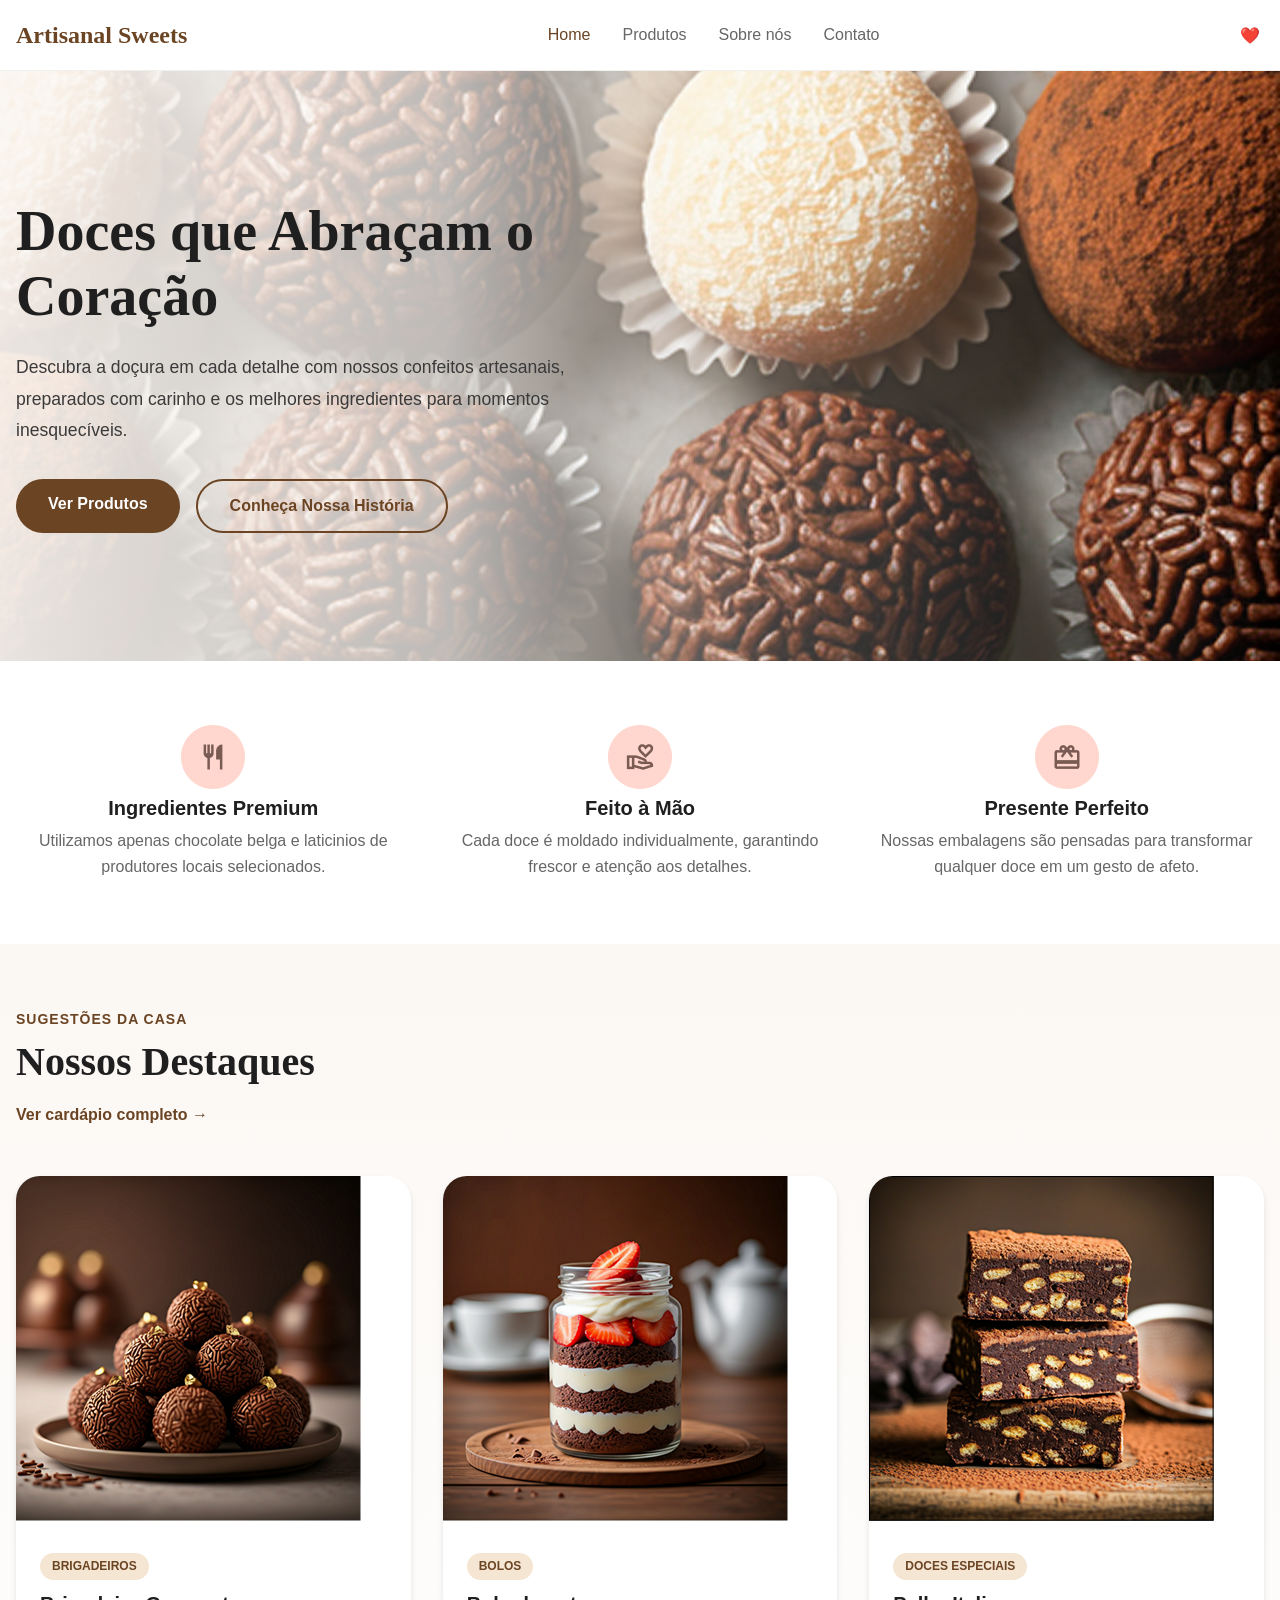
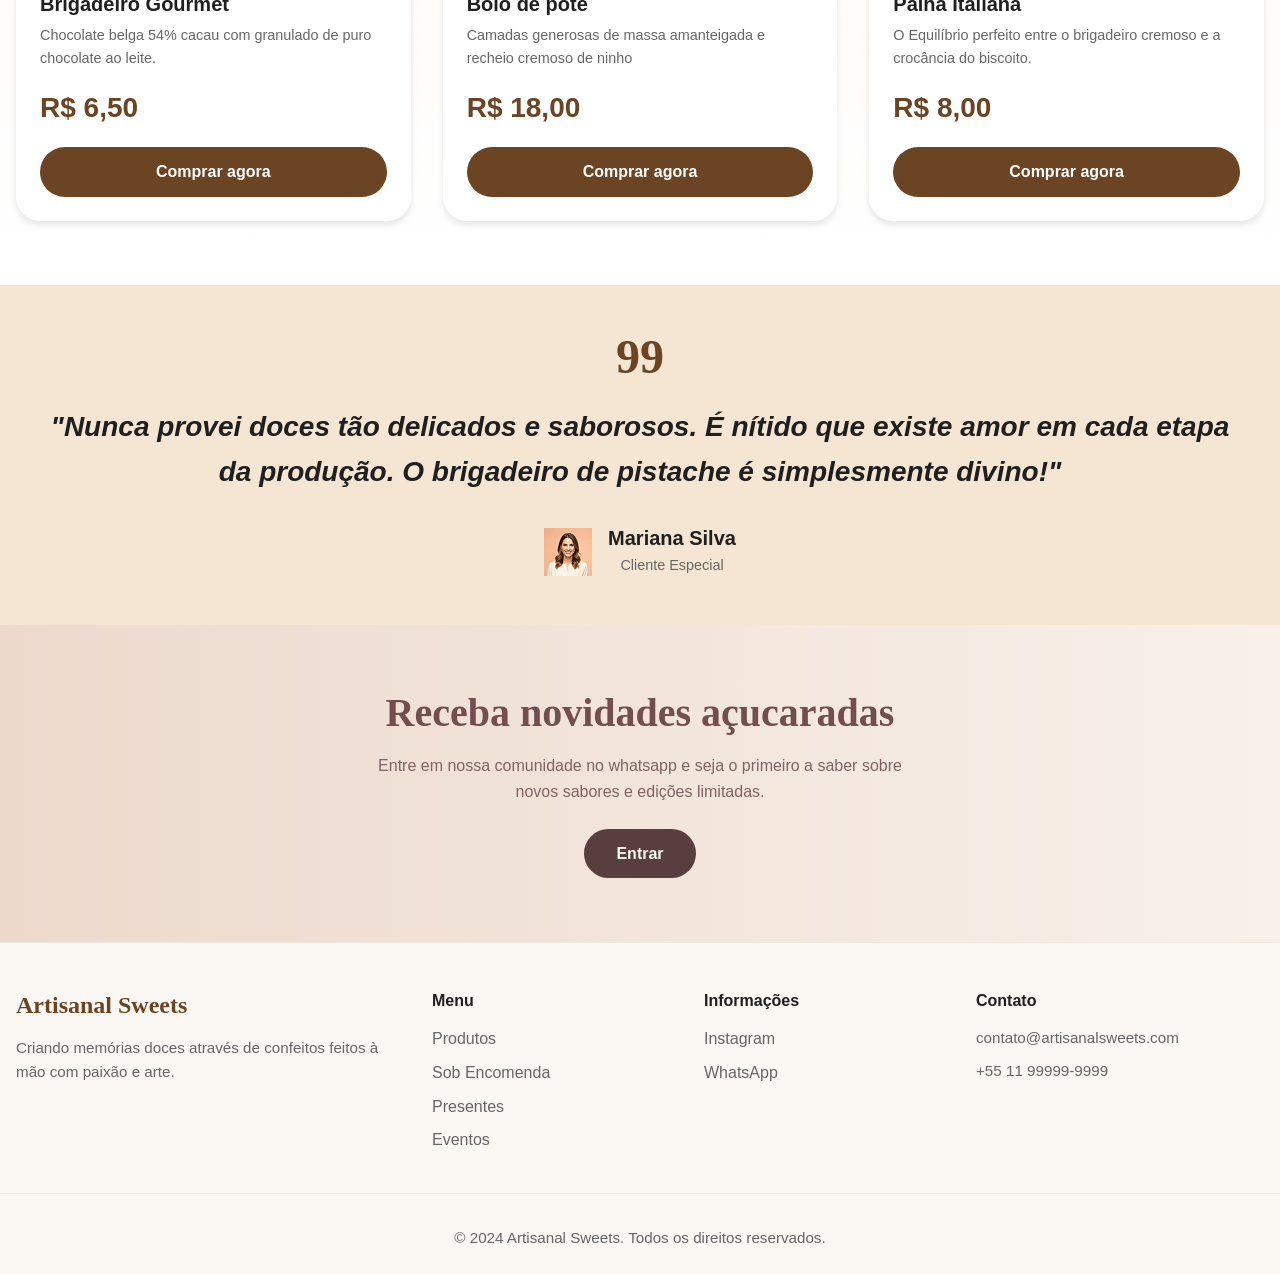
<file: index.html>
<!DOCTYPE html>
<html lang="pt-BR">
<head>
    <meta charset="UTF-8">
    <meta name="viewport" content="width=device-width, initial-scale=1.0">
    <title>Artisanal Sweets - Confeitaria Artesanal</title>
    <link rel="stylesheet" href="styles.css">
</head>
<body>
    <!-- NAVEGAÇÃO -->
    <nav>
        <div class="container">
            <a href="index.html" class="logo">Artisanal Sweets</a>
            <ul class="nav-links">
                <li><a href="index.html" class="active">Home</a></li>
                <li><a href="produtos.html">Produtos</a></li>
                <li><a href="sobre.html">Sobre nós</a></li>
                <li><a href="contato.html">Contato</a></li>
            </ul>
            <span class="heart-icon">❤️</span>
        </div>
    </nav>

    <!-- HERO SECTION -->
    <section class="hero">
        <div class="hero-overlay"></div>
        <div class="container">
            <div class="hero-content">
                <div class="hero-text">
                    <h1>Doces que Abraçam o Coração</h1>
                    <p>Descubra a doçura em cada detalhe com nossos confeitos artesanais, preparados com carinho e os melhores ingredientes para momentos inesquecíveis.</p>
                    <div class="hero-buttons">
                        <a href="produtos.html" class="btn btn-primary">Ver Produtos</a>
                        <a href="sobre.html" class="btn btn-secondary">Conheça Nossa História</a>
                    </div>
                </div>
            </div>
        </div>
    </section>

    <!-- FEATURES SECTION -->
    <section class="features">
        <div class="container">
            <div class="grid grid-3">
                <div class="feature-item">
                    <img src="png/Background.png" alt="Ingredientes Premium">
                    <h3>Ingredientes Premium</h3>
                    <p>Utilizamos apenas chocolate belga e laticinios de produtores locais selecionados.</p>
                </div>
                <div class="feature-item">
                    <img src="png/Background-a-mao.png" alt="Feito a mão">
                    <h3>Feito à Mão</h3>
                    <p>Cada doce é moldado individualmente, garantindo frescor e atenção aos detalhes.</p>
                </div>
                <div class="feature-item">
                    <img src="png/Background-presente.png" alt="Presente Perfeito">
                    <h3>Presente Perfeito</h3>
                    <p>Nossas embalagens são pensadas para transformar qualquer doce em um gesto de afeto.</p>
                </div>
            </div>
        </div>
    </section>

    <!-- DESTAQUES SECTION -->
    <section style="background: linear-gradient(to bottom, #FBF7F3, white);">
        <div class="container">
            <div class="section-header">
                <p class="section-label">SUGESTÕES DA CASA</p>
                <h2 class="section-title">Nossos Destaques</h2>
                <a href="produtos.html" style="color: var(--primary-color); font-weight: 600; text-decoration: none; text-align: left;">
                    Ver cardápio completo →
                </a>
            </div>

            <div class="grid grid-3">
                <!-- Produto 1 -->
                <div class="card">
                    <img src="png/Brigadeiro-Gourmet.png" alt="Brigadeiro Gourmet">
                    <div class="card-body">
                        <span class="card-category">Brigadeiros</span>
                        <h3 class="card-title">Brigadeiro Gourmet</h3>
                        <p class="card-description">Chocolate belga 54% cacau com granulado de puro chocolate ao leite.</p>
                        <p class="card-price">R$ 6,50</p>
                        <a href="https://wa.me/5544977105200?text=Olá, gostaria de pedir Brigadeiro Gourmet" class="btn btn-primary btn-block">Comprar agora</a>
                    </div>
                </div>

                <!-- Produto 2 -->
                <div class="card">
                    <img src="png/Bolo-de-Pote.png" alt="Bolo de pote">
                    <div class="card-body">
                        <span class="card-category">Bolos</span>
                        <h3 class="card-title">Bolo de pote</h3>
                        <p class="card-description">Camadas generosas de massa amanteigada e recheio cremoso de ninho</p>
                        <p class="card-price">R$ 18,00</p>
                        <a href="https://wa.me/5544977105200?text=Olá, gostaria de pedir Bolo de pote" class="btn btn-primary btn-block">Comprar agora</a>
                    </div>
                </div>

                <!-- Produto 3 -->
                <div class="card">
                    <img src="png/Palha-Italiana.png" alt="Palha Italiana">
                    <div class="card-body">
                        <span class="card-category">Doces Especiais</span>
                        <h3 class="card-title">Palha Italiana</h3>
                        <p class="card-description">O Equilíbrio perfeito entre o brigadeiro cremoso e a crocância do biscoito.</p>
                        <p class="card-price">R$ 8,00</p>
                        <a href="https://wa.me/5544977105200?text=Olá, gostaria de pedir Palha Italiana" class="btn btn-primary btn-block">Comprar agora</a>
                    </div>
                </div>
            </div>
        </div>
    </section>

    <!-- TESTIMONIAL SECTION -->
    <section class="testimonial">
        <div class="container" style="font-size: 20px;">
            <span class="testimonial-quote-mark">99</span>
            <p class="testimonial-text">
                "Nunca provei doces tão delicados e saborosos. É nítido que existe amor em cada etapa da produção. O brigadeiro de pistache é simplesmente divino!"
            </p>
            <div class="testimonial-author">
                <img src="png/Mariana-Silva.png" alt="Mariana Silva img">
                <div class="testimonial-info">
                    <h4>Mariana Silva</h4>
                    <p>Cliente Especial</p>
                </div>
            </div>
        </div>
    </section>

    <!-- NEWSLETTER SECTION -->
    <section style="background: linear-gradient(to right, #ecd9cc, #f8f0ea); color: white;">
        <div class="container" style="max-width: 600px; text-align: center;">
            <h2 style="color: rgb(114, 78, 78); margin-bottom: 1rem; font-family: 'Times New Roman', Times, serif;">Receba novidades açucaradas</h2>
            <p style="color: rgb(126, 100, 100); margin-bottom: 1.5rem;">
                Entre em nossa comunidade no whatsapp e seja o primeiro a saber sobre novos sabores e edições limitadas.
            </p>
            <a href="https://wa.me/5544977105200" class="btn" style="background-color: rgb(88, 62, 62); color: var(--accent-lighter);">Entrar</a>
        </div>
    </section>

    <!-- FOOTER -->
    <footer>
        <div class="container">
            <div class="footer-brand">
                <h3>Artisanal Sweets</h3>
                <p>Criando memórias doces através de confeitos feitos à mão com paixão e arte.</p>
            </div>
            <div>
                <h4>Menu</h4>
                <ul>
                    <li><a href="produtos.html">Produtos</a></li>
                    <li><a href="produtos.html">Sob Encomenda</a></li>
                    <li><a href="produtos.html">Presentes</a></li>
                    <li><a href="produtos.html">Eventos</a></li>
                </ul>
            </div>
            <div>
                <h4>Informações</h4>
                <ul>
                    <li><a href="https://instagram.com/artisanalsweets" target="_blank">Instagram</a></li>
                    <li><a href="https://wa.me/5544977105200" target="_blank">WhatsApp</a></li>
                </ul>
            </div>
            <div>
                <h4>Contato</h4>
                <p>contato@artisanalsweets.com</p>
                <p>+55 11 99999-9999</p>
            </div>
        </div>
        <div class="footer-bottom">
            <p>© 2024 Artisanal Sweets. Todos os direitos reservados.</p>
        </div>
    </footer>
</body>
</html>
</file>
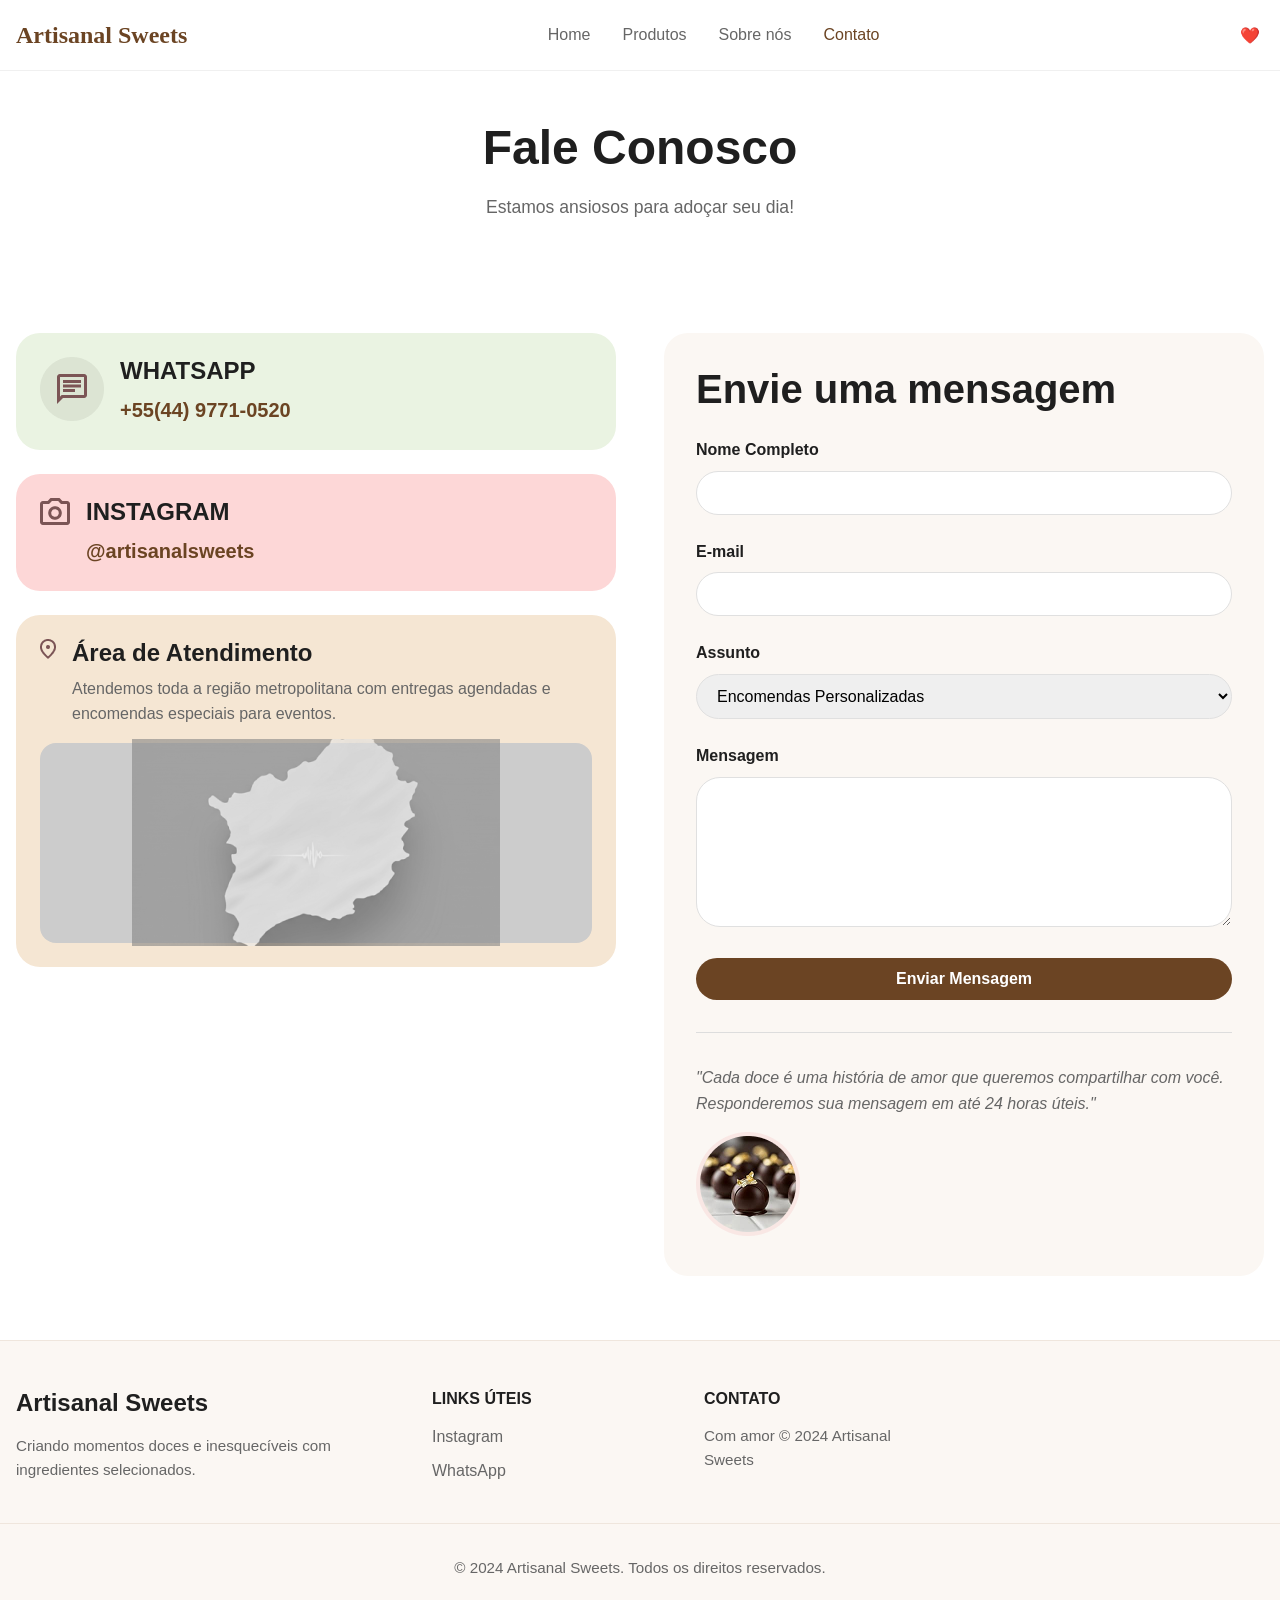
<file: contato.html>
<!DOCTYPE html>
<html lang="pt-BR">
<head>
    <meta charset="UTF-8">
    <meta name="viewport" content="width=device-width, initial-scale=1.0">
    <title>Contato - Artisanal Sweets</title>
    <link rel="stylesheet" href="styles.css">
</head>
<body>
    <!-- NAVEGAÇÃO -->
    <nav>
        <div class="container">
            <a href="index.html" class="logo">Artisanal Sweets</a>
            <ul class="nav-links">
                <li><a href="index.html">Home</a></li>
                <li><a href="produtos.html">Produtos</a></li>
                <li><a href="sobre.html">Sobre nós</a></li>
                <li><a href="contato.html" class="active">Contato</a></li>
            </ul>
            <span class="heart-icon">❤️</span>
        </div>
    </nav>

    <!-- HEADER -->
    <section style="padding: 3rem 0; text-align: center;">
        <div class="container">
            <h1>Fale Conosco</h1>
            <p style="font-size: 1.1rem; margin-top: 1rem;">
                Estamos ansiosos para adoçar seu dia!
            </p>
        </div>
    </section>

    <!-- CONTEÚDO PRINCIPAL -->
    <section style="padding: 4rem 0;">
        <div class="container">
            <div style="display: grid; grid-template-columns: 1fr 1fr; gap: 3rem;">
                <!-- LEFT - CONTACT INFO -->
                <div>
                    <!-- WhatsApp -->
                    <div style="background-color: #eaf3e2; border-radius: 1.5rem; padding: 1.5rem; margin-bottom: 1.5rem;">
                        <div style="display: flex; gap: 1rem; align-items: flex-start;">
                            <img src="png/Overlay.png" alt="img whatsapp">
                            <div>
                                <h3 style="color: var(--text-dark); margin-bottom: 0.5rem;">WHATSAPP</h3>
                                <p style="color: var(--primary-color); font-weight: 600; font-size: 1.25rem;">+55(44) 9771-0520</p>
                            </div>
                        </div>
                    </div>

                    <!-- Instagram -->
                    <div style="background-color: #fdd7d7; border-radius: 1.5rem; padding: 1.5rem; margin-bottom: 1.5rem;">
                        <div style="display: flex; gap: 1rem; align-items: flex-start;">
                            <img src="png/Icon-foto.png" alt="Icone foto instagram">
                            <div>
                                <h3 style="color: var(--text-dark); margin-bottom: 0.5rem;">INSTAGRAM</h3>
                                <p style="color: var(--primary-color); font-weight: 600; font-size: 1.25rem;">@artisanalsweets</p>
                            </div>
                        </div>
                    </div>

                    <!-- Área de Atendimento -->
                    <div style="background-color: var(--accent-light); border-radius: 1.5rem; padding: 1.5rem;">
                        <div style="display: flex; gap: 1rem; align-items: flex-start; margin-bottom: 1rem;">
                            <img src="png/Icon-loc.png" alt="Icone foto localidade">
                            <div>
                                <h3 style="color: var(--text-dark); margin-bottom: 0.5rem;">Área de Atendimento</h3>
                                <p style="color: var(--text-gray);">
                                    Atendemos toda a região metropolitana com entregas agendadas e encomendas especiais para eventos.
                                </p>
                            </div>
                        </div>
                        <div style="background-color: #CCC; border-radius: 1rem; height: 200px; display: flex; align-items: center; justify-content: center; font-size: 3rem;">
                            <img src="png/Map-of-service-area (1).png" alt="Mapa de localidade">
                        </div>
                    </div>
                </div>

                <!-- RIGHT - FORM -->
                <div style="background-color: var(--accent-lighter); border-radius: 1.5rem; padding: 2rem;">
                    <h2 style="margin-bottom: 1.5rem;">Envie uma mensagem</h2>
                    <form onsubmit="enviarFormulario(event)">
                        <!-- Nome -->
                        <div class="form-group">
                            <label for="nome">Nome Completo</label>
                            <input type="text" id="nome" name="nome" required>
                        </div>

                        <!-- Email -->
                        <div class="form-group">
                            <label for="email">E-mail</label>
                            <input type="email" id="email" name="email" required>
                        </div>

                        <!-- Assunto -->
                        <div class="form-group">
                            <label for="assunto">Assunto</label>
                            <select id="assunto" name="assunto" required>
                                <option>Encomendas Personalizadas</option>
                                <option>Dúvidas sobre Produtos</option>
                                <option>Sugestões e Feedback</option>
                                <option>Parcerias</option>
                                <option>Outro</option>
                            </select>
                        </div>

                        <!-- Mensagem -->
                        <div class="form-group">
                            <label for="mensagem">Mensagem</label>
                            <textarea id="mensagem" name="mensagem" required></textarea>
                        </div>

                        <!-- Submit -->
                        <button type="submit" class="btn btn-primary btn-block" style="padding: 0.75rem 2rem; font-size: 1rem;">
                            Enviar Mensagem
                        </button>
                    </form>

                    <!-- Testimonial -->
                    <div style="margin-top: 2rem; padding-top: 2rem; border-top: 1px solid #DDD;">
                        <p style="color: var(--text-gray); font-style: italic; margin-bottom: 1rem;">
                            "Cada doce é uma história de amor que queremos compartilhar com você. Responderemos sua mensagem em até 24 horas úteis."
                        </p>
                        <img src="png/img-feed-cliente.png" alt="dilema">
                    </div>
                </div>
            </div>
        </div>
    </section>

    <!-- FOOTER -->
    <footer>
        <div class="container">
            <div>
                <h3>Artisanal Sweets</h3>
                <p>Criando momentos doces e inesquecíveis com ingredientes selecionados.</p>
            </div>
            <div>
                <h4>LINKS ÚTEIS</h4>
                <ul>
                    <li><a href="https://instagram.com/artisanalsweets" target="_blank">Instagram</a></li>
                    <li><a href="https://wa.me/5544977105200" target="_blank">WhatsApp</a></li>
                </ul>
            </div>
            <div>
                <h4>CONTATO</h4>
                <p>Com amor © 2024 Artisanal Sweets</p>
            </div>
        </div>
        <div class="footer-bottom">
            <p>© 2024 Artisanal Sweets. Todos os direitos reservados.</p>
        </div>
    </footer>

    <script>
        function enviarFormulario(event) {
            event.preventDefault();
            
            const nome = document.getElementById('nome').value;
            const email = document.getElementById('email').value;
            const assunto = document.getElementById('assunto').value;
            const mensagem = document.getElementById('mensagem').value;
            
            // Aqui você pode enviar os dados para um servidor
            // Por enquanto, apenas mostramos um alerta
            alert(`Obrigado ${nome}! Responderemos sua mensagem em até 24 horas úteis.`);
            
            // Limpar o formulário
            event.target.reset();
        }
    </script>
</body>
</html>
</file>
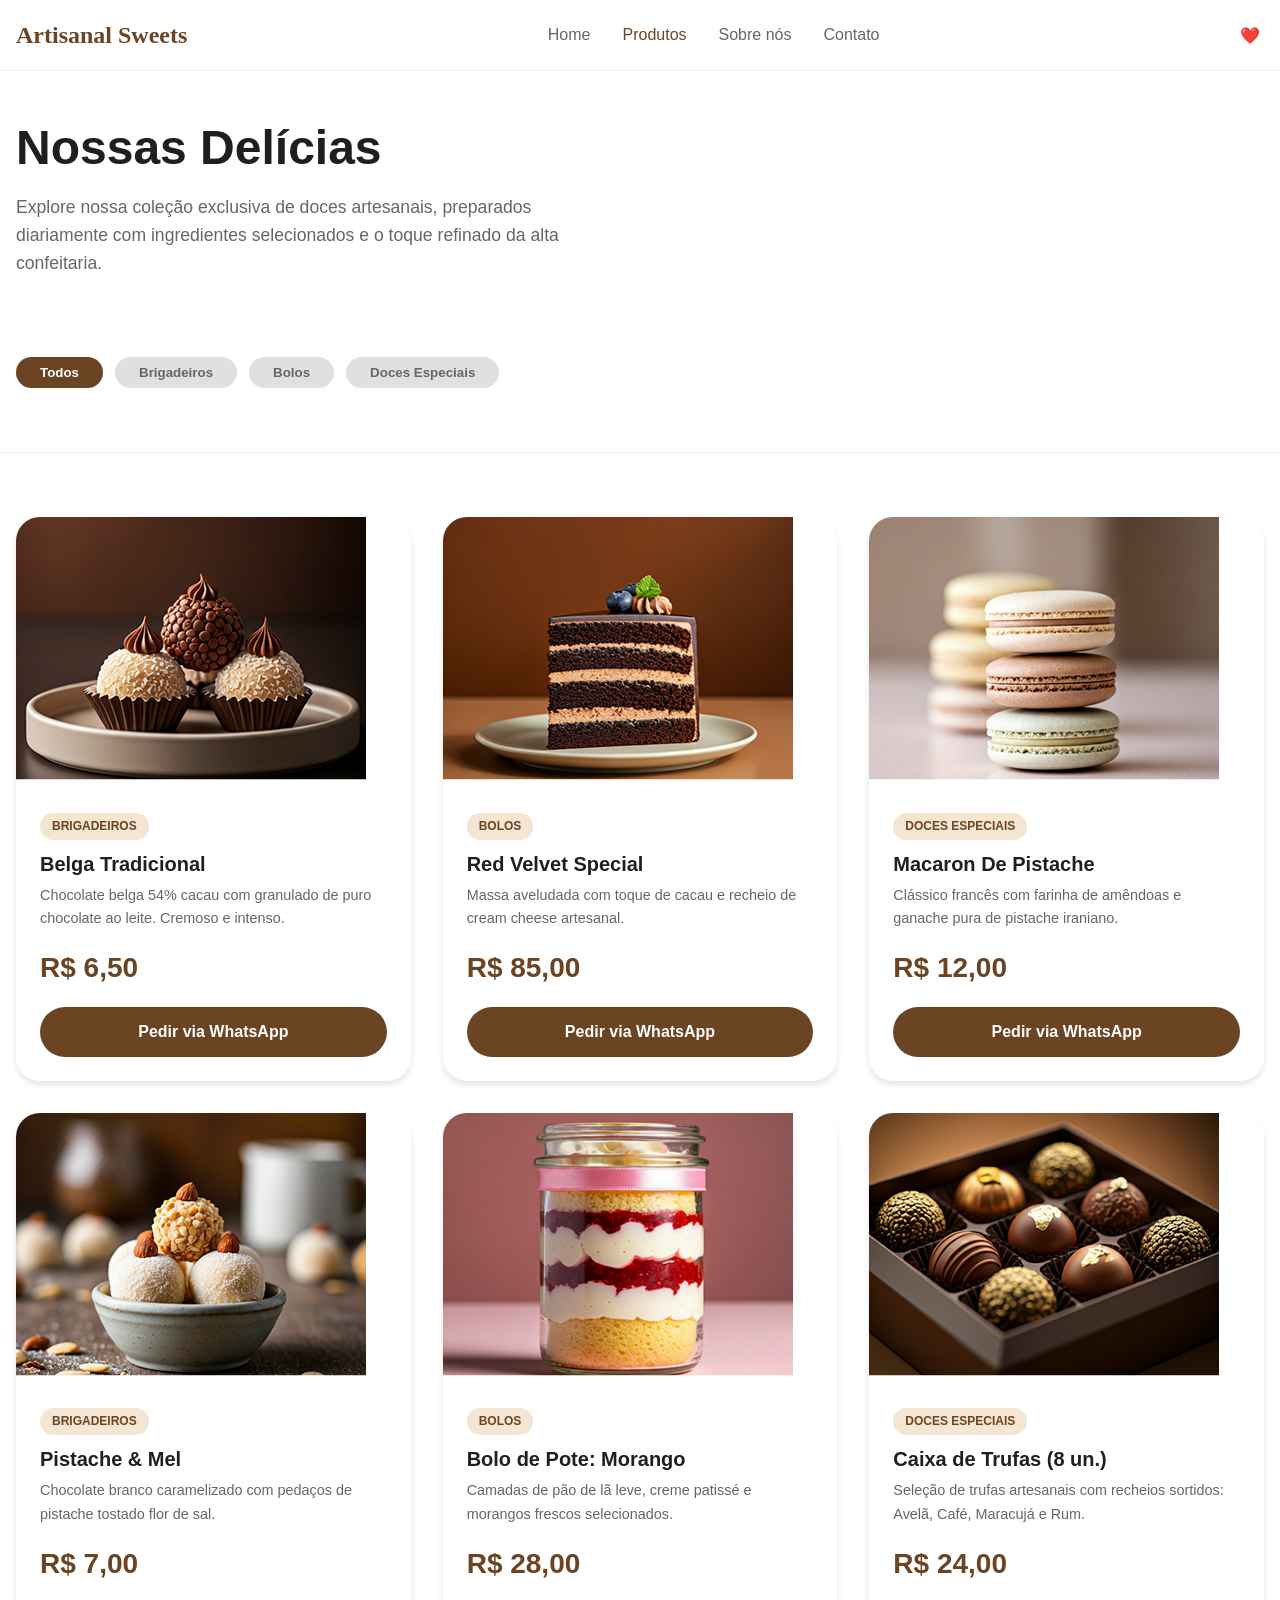
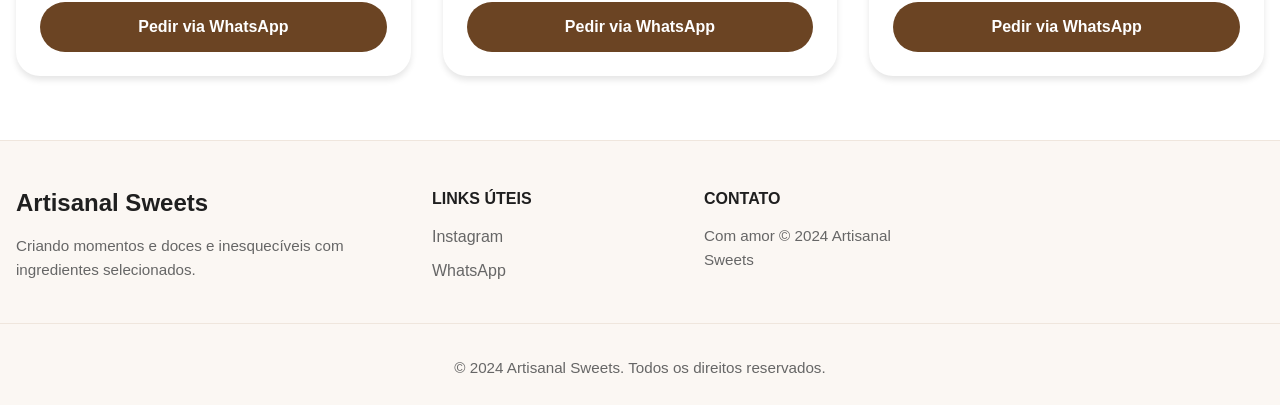
<file: produtos.html>
<!DOCTYPE html>
<html lang="pt-BR">
<head>
    <meta charset="UTF-8">
    <meta name="viewport" content="width=device-width, initial-scale=1.0">
    <title>Produtos - Artisanal Sweets</title>
    <link rel="stylesheet" href="styles.css">
    <style>
        .produtos-container {
            display: none;
        }
        
        .produtos-container.active {
            display: grid;
        }
    </style>
</head>
<body>
    <!-- NAVEGAÇÃO -->
    <nav>
        <div class="container">
            <a href="index.html" class="logo">Artisanal Sweets</a>
            <ul class="nav-links">
                <li><a href="index.html">Home</a></li>
                <li><a href="produtos.html" class="active">Produtos</a></li>
                <li><a href="sobre.html">Sobre nós</a></li>
                <li><a href="contato.html">Contato</a></li>
            </ul>
            <span class="heart-icon">❤️</span>
        </div>
    </nav>

    <!-- HEADER -->
    <section style="padding: 3rem 0;">
        <div class="container">
            <h1>Nossas Delícias</h1>
            <p style="font-size: 1.1rem; margin-top: 1rem; max-width: 600px;">
                Explore nossa coleção exclusiva de doces artesanais, preparados diariamente com ingredientes selecionados e o toque refinado da alta confeitaria.
            </p>
        </div>
    </section>

    <!-- FILTROS -->
    <section style="background-color: white; border-bottom: 1px solid #F0F0F0; padding: 2rem 0;">
        <div class="container">
            <div class="filters">
                <button class="filter-btn active" onclick="filtrarProdutos('todos')">Todos</button>
                <button class="filter-btn" onclick="filtrarProdutos('brigadeiros')">Brigadeiros</button>
                <button class="filter-btn" onclick="filtrarProdutos('bolos')">Bolos</button>
                <button class="filter-btn" onclick="filtrarProdutos('doces-especiais')">Doces Especiais</button>
            </div>
        </div>
    </section>

    <!-- PRODUTOS GRID -->
    <section style="padding: 4rem 0;">
        <div class="container">
            <div class="grid grid-3" id="produtosGrid">
                <!-- Produto 1 -->
                <div class="card" data-categoria="brigadeiros">
                    <img src="png/Belga-tradicional.png" alt="Belga Tradicional">
                    <div class="card-body">
                        <span class="card-category">Brigadeiros</span>
                        <h3 class="card-title">Belga Tradicional</h3>
                        <p class="card-description">Chocolate belga 54% cacau com granulado de puro chocolate ao leite. Cremoso e intenso.</p>
                        <p class="card-price">R$ 6,50</p>
                        <a href="https://wa.me/5544977105200?text=Olá, gostaria de pedir Belga Tradicional" class="btn btn-primary btn-block">Pedir via WhatsApp</a>
                    </div>
                </div>

                <!-- Produto 2 -->
                <div class="card" data-categoria="bolos">
                    <img src="png/Red-Velvet-Especial.png" alt="Red Velvet Especial">
                    <div class="card-body">
                        <span class="card-category">Bolos</span>
                        <h3 class="card-title">Red Velvet Special</h3>
                        <p class="card-description">Massa aveludada com toque de cacau e recheio de cream cheese artesanal.</p>
                        <p class="card-price">R$ 85,00</p>
                        <a href="https://wa.me/5544977105200?text=Olá, gostaria de pedir Red Velvet Special" class="btn btn-primary btn-block">Pedir via WhatsApp</a>
                    </div>
                </div>

                <!-- Produto 3 -->
                <div class="card" data-categoria="doces-especiais">
                    <img src="png/Macaron-de-pistache.png" alt="Macaron de Pistache">
                    <div class="card-body">
                        <span class="card-category">Doces Especiais</span>
                        <h3 class="card-title">Macaron De Pistache</h3>
                        <p class="card-description">Clássico francês com farinha de amêndoas e ganache pura de pistache iraniano.</p>
                        <p class="card-price">R$ 12,00</p>
                        <a href="https://wa.me/5544977105200?text=Olá, gostaria de pedir Macaron de Pistache." class="btn btn-primary btn-block">Pedir via WhatsApp</a>
                    </div>
                </div>

                <!-- Produto 4 -->
                <div class="card" data-categoria="brigadeiros">
                    <img src="png/pistache-e-mel.png" alt="Pistache e mel">
                    <div class="card-body">
                        <span class="card-category">Brigadeiros</span>
                        <h3 class="card-title">Pistache & Mel</h3>
                        <p class="card-description">Chocolate branco caramelizado com pedaços de pistache tostado flor de sal.</p>
                        <p class="card-price">R$ 7,00</p>
                        <a href="https://wa.me/5544977105200?text=Olá, gostaria de pedir Pistache & Mel" class="btn btn-primary btn-block">Pedir via WhatsApp</a>
                    </div>
                </div>

                <!-- Produto 5 -->
                <div class="card" data-categoria="bolos">
                    <img src="png/bolo-de-pote-morango.png" alt="Bolo de pote Morango">
                    <div class="card-body">
                        <span class="card-category">Bolos</span>
                        <h3 class="card-title">Bolo de Pote: Morango</h3>
                        <p class="card-description">Camadas de pão de lã leve, creme patissé e morangos frescos selecionados.</p>
                        <p class="card-price">R$ 28,00</p>
                        <a href="https://wa.me/5544977105200?text=Olá, gostaria de pedir Bolo de Pote: Morango" class="btn btn-primary btn-block">Pedir via WhatsApp</a>
                    </div>
                </div>

                <!-- Produto 6 -->
                <div class="card" data-categoria="doces-especiais">
                    <img src="png/cx-de-trufas.png" alt="Caixa de trufas">
                    <div class="card-body">
                        <span class="card-category">Doces Especiais</span>
                        <h3 class="card-title">Caixa de Trufas (8 un.)</h3>
                        <p class="card-description">Seleção de trufas artesanais com recheios sortidos: Avelã, Café, Maracujá e Rum.</p>
                        <p class="card-price">R$ 24,00</p>
                        <a href="https://wa.me/5544977105200?text=Olá, gostaria de pedir Caixa de Trufas (8 un.)" class="btn btn-primary btn-block">Pedir via WhatsApp</a>
                    </div>
                </div>
            </div>
        </div>
    </section>

    <!-- FOOTER -->
    <footer>
        <div class="container">
            <div>
                <h3>Artisanal Sweets</h3>
                <p>Criando momentos e doces e inesquecíveis com ingredientes selecionados.</p>
            </div>
            <div>
                <h4>LINKS ÚTEIS</h4>
                <ul>
                    <li><a href="https://instagram.com/artisanalsweets" target="_blank">Instagram</a></li>
                    <li><a href="https://wa.me/5544977105200" target="_blank">WhatsApp</a></li>
                </ul>
            </div>
            <div>
                <h4>CONTATO</h4>
                <p>Com amor © 2024 Artisanal Sweets</p>
            </div>
        </div>
        <div class="footer-bottom">
            <p>© 2024 Artisanal Sweets. Todos os direitos reservados.</p>
        </div>
    </footer>

    <script>
        function filtrarProdutos(categoria) {
            const cards = document.querySelectorAll('.card');
            const botoes = document.querySelectorAll('.filter-btn');
            
            // Atualizar botões
            botoes.forEach(btn => btn.classList.remove('active'));
            event.target.classList.add('active');
            
            // Filtrar cards
            cards.forEach(card => {
                if (categoria === 'todos' || card.dataset.categoria === categoria) {
                    card.style.display = 'block';
                } else {
                    card.style.display = 'none';
                }
            });
        }
    </script>
</body>
</html>
</file>
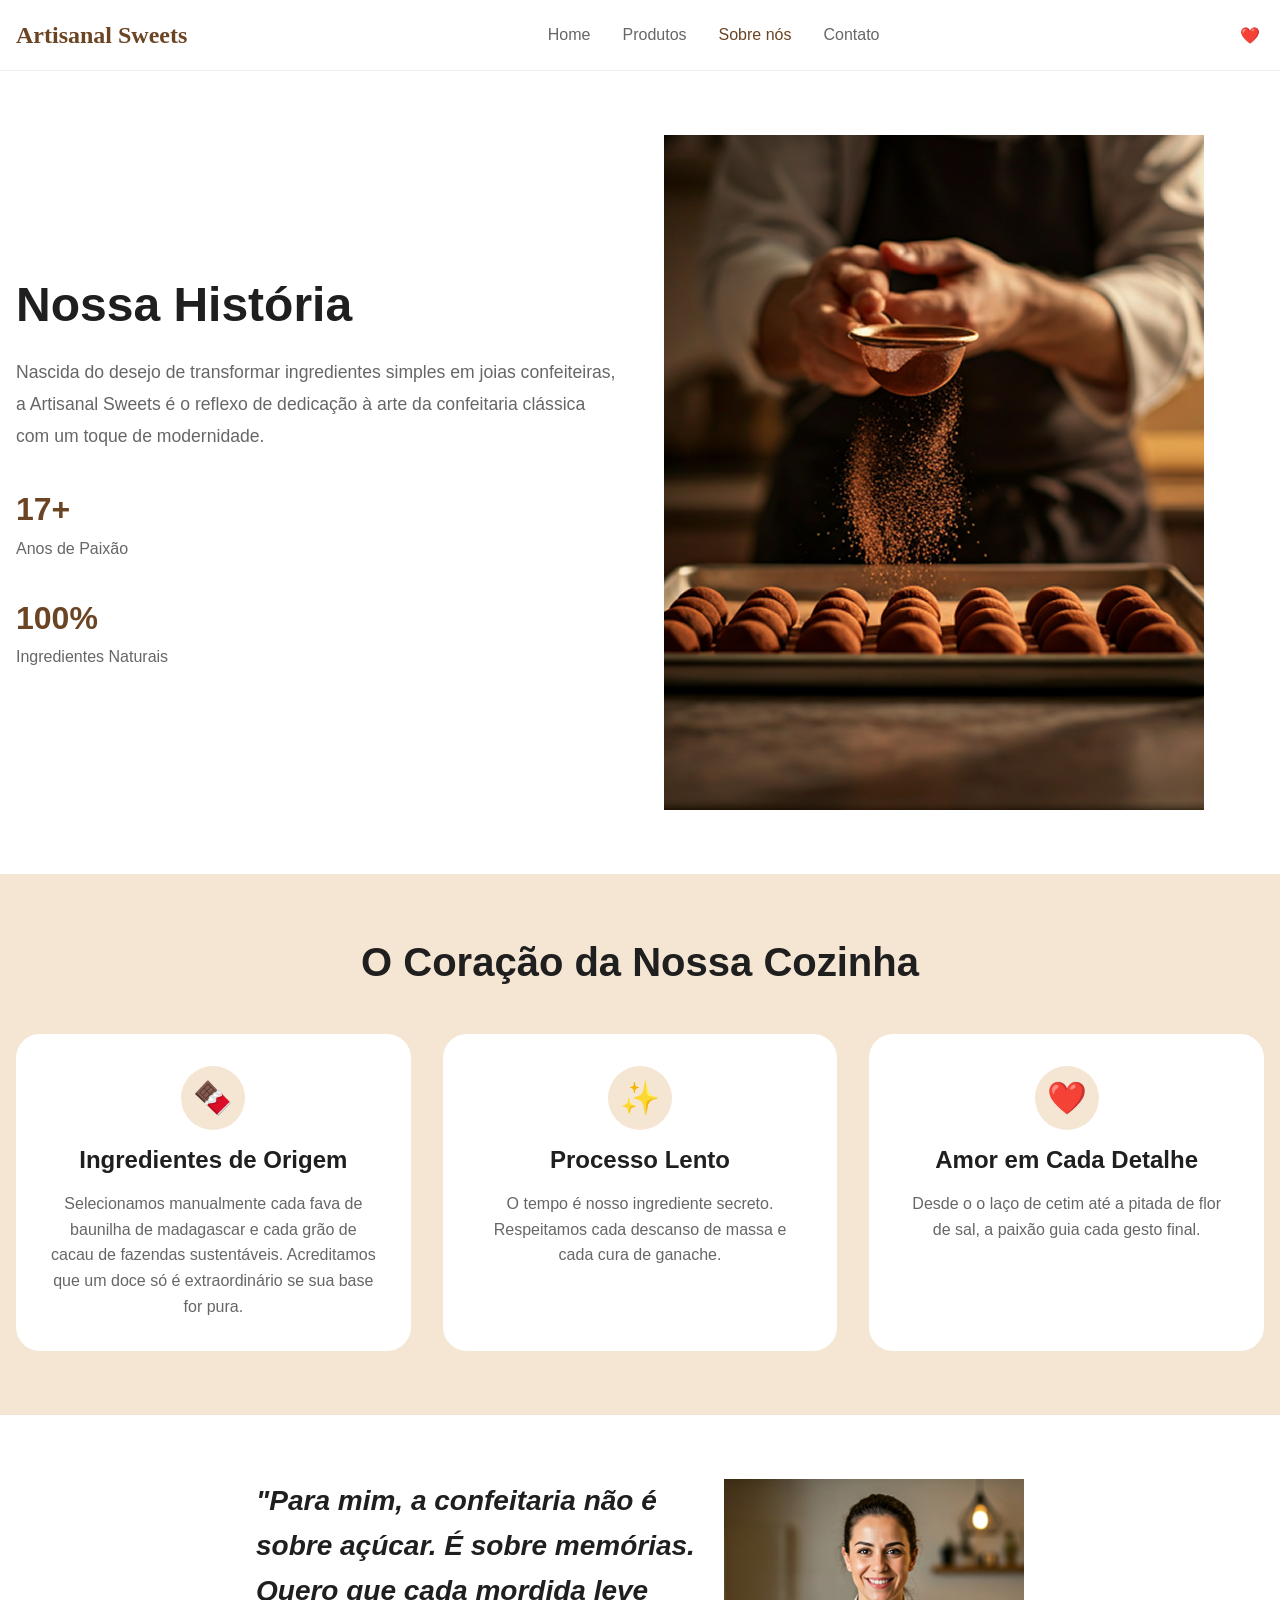
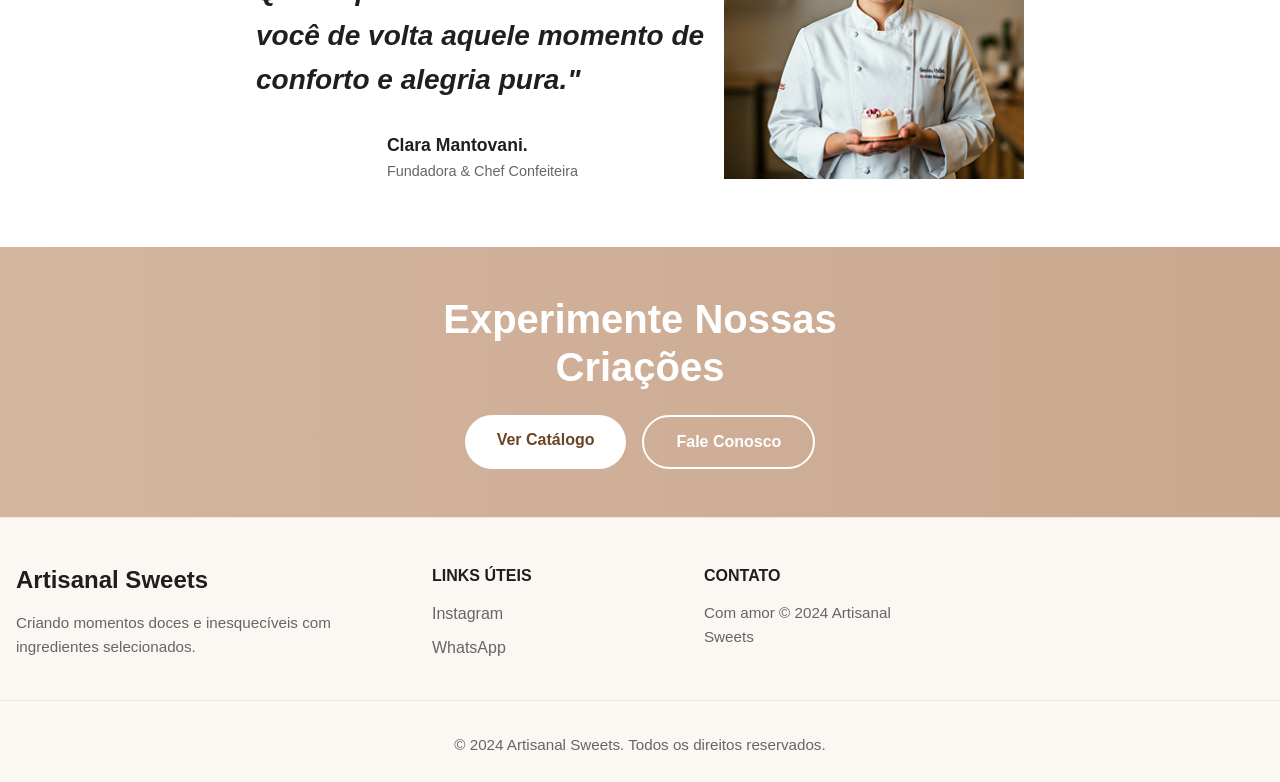
<file: sobre.html>
<!DOCTYPE html>
<html lang="pt-BR">
<head>
    <meta charset="UTF-8">
    <meta name="viewport" content="width=device-width, initial-scale=1.0">
    <title>Sobre Nós - Artisanal Sweets</title>
    <link rel="stylesheet" href="styles.css">
</head>
<body>
    <!-- NAVEGAÇÃO -->
    <nav>
        <div class="container">
            <a href="index.html" class="logo">Artisanal Sweets</a>
            <ul class="nav-links">
                <li><a href="index.html">Home</a></li>
                <li><a href="produtos.html">Produtos</a></li>
                <li><a href="sobre.html" class="active">Sobre nós</a></li>
                <li><a href="contato.html">Contato</a></li>
            </ul>
            <span class="heart-icon">❤️</span>
        </div>
    </nav>

    <!-- HISTÓRIA -->
    <section style="padding: 4rem 0;">
        <div class="container">
            <div style="display: grid; grid-template-columns: 1fr 1fr; gap: 3rem; align-items: center;">
                <div>
                    <h1>Nossa História</h1>
                    <p style="font-size: 1.1rem; margin: 1.5rem 0; line-height: 1.8;">
                        Nascida do desejo de transformar ingredientes simples em joias confeiteiras, a Artisanal Sweets é o reflexo de dedicação à arte da confeitaria clássica com um toque de modernidade.
                    </p>
                    <div style="margin-top: 2rem;">
                        <div style="margin-bottom: 2rem;">
                            <p style="font-size: 2rem; font-weight: 700; color: var(--primary-color);">17+</p>
                            <p style="color: var(--text-gray);">Anos de Paixão</p>
                        </div>
                        <div>
                            <p style="font-size: 2rem; font-weight: 700; color: var(--primary-color);">100%</p>
                            <p style="color: var(--text-gray);">Ingredientes Naturais</p>
                        </div>
                    </div>
                </div>
                <img src="png/O-inicio-da-nossa-jornada.png" alt="Inicio da nossa historia">
            </div>
        </div>
    </section>

    <!-- VALORES -->
    <section style="background-color: var(--accent-light); padding: 4rem 0;">
        <div class="container">
            <h2 style="text-align: center; margin-bottom: 3rem;">O Coração da Nossa Cozinha</h2>
            <div class="grid grid-3">
                <!-- Valor 1 -->
                <div style="background-color: white; border-radius: 1.5rem; padding: 2rem;">
                    <div class="feature-icon">🍫</div>
                    <h3 style="text-align: center; margin-bottom: 1rem;">Ingredientes de Origem</h3>
                    <p style="text-align: center;">
                        Selecionamos manualmente cada fava de baunilha de madagascar e cada grão de cacau de fazendas sustentáveis. Acreditamos que um doce só é extraordinário se sua base for pura.
                    </p>
                </div>

                <!-- Valor 2 -->
                <div style="background-color: white; border-radius: 1.5rem; padding: 2rem;">
                    <div class="feature-icon">✨</div>
                    <h3 style="text-align: center; margin-bottom: 1rem;">Processo Lento</h3>
                    <p style="text-align: center;">
                        O tempo é nosso ingrediente secreto. Respeitamos cada descanso de massa e cada cura de ganache.
                    </p>
                </div>

                <!-- Valor 3 -->
                <div style="background-color: white; border-radius: 1.5rem; padding: 2rem;">
                    <div class="feature-icon">❤️</div>
                    <h3 style="text-align: center; margin-bottom: 1rem;">Amor em Cada Detalhe</h3>
                    <p style="text-align: center;">
                        Desde o o laço de cetim até a pitada de flor de sal, a paixão guia cada gesto final.
                    </p>
                </div>
            </div>
        </div>
    </section>

    <!-- TESTIMONIAL -->
    <section style="padding: 4rem 0;">
        <div class="container" style="max-width: 800px; text-align: left;">
            <p style="font-size: 1.75rem; font-weight: 600; color: var(--text-dark); margin-bottom: 2rem; font-style: italic;">
                <img src="png/Chef-Clara-Mantovani.png" alt="Chef Clara Mantovanii" style="float: right; margin-left: 15px; width: 300px;">
                "Para mim, a confeitaria não é sobre açúcar. É sobre memórias. Quero que cada mordida leve você de volta aquele momento de conforto e alegria pura."
            </p>
            <div class="testimonial-author" style="text-align: left;">
                <div class="testimonial-info">
                    <h4 style="font-size: 1.1rem;">Clara Mantovani.</h4>
                    <p>Fundadora & Chef Confeiteira</p>
                </div>
            </div>
        </div>
    </section>

    <!-- CTA -->
    <section style="background: linear-gradient(to right, #D4B5A0, #C9A88F); color: white; padding: 3rem 0;">
        <div class="container" style="max-width: 600px; text-align: center;">
            <h2 style="color: white; margin-bottom: 1.5rem;">Experimente Nossas Criações</h2>
            <div style="display: flex; gap: 1rem; justify-content: center; flex-wrap: wrap;">
                <a href="produtos.html" class="btn" style="background-color: white; color: var(--primary-color);">Ver Catálogo</a>
                <a href="contato.html" class="btn" style="border: 2px solid white; color: white; background-color: transparent;">Fale Conosco</a>
            </div>
        </div>
    </section>

    <!-- FOOTER -->
    <footer>
        <div class="container">
            <div>
                <h3>Artisanal Sweets</h3>
                <p>Criando momentos doces e inesquecíveis com ingredientes selecionados.</p>
            </div>
            <div>
                <h4>LINKS ÚTEIS</h4>
                <ul>
                    <li><a href="https://instagram.com/artisanalsweets" target="_blank">Instagram</a></li>
                    <li><a href="https://wa.me/5544977105200" target="_blank">WhatsApp</a></li>
                </ul>
            </div>
            <div>
                <h4>CONTATO</h4>
                <p>Com amor © 2024 Artisanal Sweets</p>
            </div>
        </div>
        <div class="footer-bottom">
            <p>© 2024 Artisanal Sweets. Todos os direitos reservados.</p>
        </div>
    </footer>
</body>
</html>
</file>
<file: styles.css>
/* ============================================
   ARTISANAL SWEETS - ESTILOS GLOBAIS
   Design elegante e moderno para confeitaria
   ============================================ */

* {
  margin: 0;
  padding: 0;
  box-sizing: border-box;
}

:root {
  --primary-color: #6B4423;
  --primary-dark: #5A3A1F;
  --primary-light: #D4B5A0;
  --accent-light: #F5E6D3;
  --accent-lighter: #FBF7F3;
  --text-dark: #1F1F1F;
  --text-gray: #666666;
  --border-color: #E0E0E0;
  --shadow: 0 4px 6px rgba(0, 0, 0, 0.1);
  --shadow-lg: 0 10px 25px rgba(0, 0, 0, 0.15);
}

html {
  scroll-behavior: smooth;
}

body {
  font-family: 'Segoe UI', Tahoma, Geneva, Verdana, sans-serif;
  color: var(--text-dark);
  background-color: #FFFFFF;
  line-height: 1.6;
}

/* ============================================
   TIPOGRAFIA
   ============================================ */

h1, h2, h3, h4, h5, h6 {
  font-weight: 700;
  line-height: 1.2;
}

h1 {
  font-size: 3rem;
}

h2 {
  font-size: 2.5rem;
}

h3 {
  font-size: 1.5rem;
}

p {
  font-size: 1rem;
  color: var(--text-gray);
}

/* ============================================
   CONTAINER E LAYOUT
   ============================================ */

.container {
  max-width: 1280px;
  margin: 0 auto;
  padding: 0 1rem;
}

/* ============================================
   NAVEGAÇÃO
   ============================================ */

nav {
  position: sticky;
  top: 0;
  z-index: 50;
  background-color: rgba(255, 255, 255, 0.8);
  backdrop-filter: blur(10px);
  border-bottom: 1px solid #F0F0F0;
}

nav .container {
  display: flex;
  justify-content: space-between;
  align-items: center;
  padding: 1rem;
}

nav .logo {
  font-family: Georgia, 'Times New Roman', serif;
  font-size: 1.5rem;
  font-weight: 700;
  color: var(--primary-color);
  text-decoration: none;
}

nav .nav-links {
  display: flex;
  gap: 2rem;
  align-items: center;
  list-style: none;
}

nav .nav-links a {
  text-decoration: none;
  color: var(--text-gray);
  font-weight: 500;
  transition: color 0.3s ease;
}

nav .nav-links a:hover,
nav .nav-links a.active {
  color: var(--primary-color);
}

nav .heart-icon {
  width: 1.5rem;
  height: 1.5rem;
  color: var(--primary-color);
}

/* ============================================
   BOTÕES
   ============================================ */

.btn {
  display: inline-block;
  padding: 0.75rem 2rem;
  border-radius: 50px;
  font-weight: 600;
  text-decoration: none;
  transition: all 0.3s ease;
  border: none;
  cursor: pointer;
  font-size: 1rem;
}

.btn-primary {
  background-color: var(--primary-color);
  color: white;
}

.btn-primary:hover {
  background-color: var(--primary-dark);
  box-shadow: var(--shadow-lg);
}

.btn-secondary {
  background-color: transparent;
  color: var(--primary-color);
  border: 2px solid var(--primary-color);
}

.btn-secondary:hover {
  background-color: var(--accent-lighter);
}

.btn-block {
  width: 100%;
  display: block;
  text-align: center;
}

/* ============================================
   CARDS
   ============================================ */

.card {
  background-color: white;
  border-radius: 1.5rem;
  overflow: hidden;
  box-shadow: var(--shadow);
  transition: box-shadow 0.3s ease;
}

.card:hover {
  box-shadow: var(--shadow-lg);
}

.card-image {
  width: 100%;
  height: 16rem;
  background: linear-gradient(135deg, #D4B5A0 0%, #8B6F47 100%);
  display: flex;
  align-items: center;
  justify-content: center;
  font-size: 3.5rem;
}

.card-body {
  padding: 1.5rem;
}

.card-category {
  display: inline-block;
  background-color: var(--accent-light);
  color: var(--primary-color);
  padding: 0.25rem 0.75rem;
  border-radius: 50px;
  font-size: 0.75rem;
  font-weight: 600;
  margin-bottom: 0.75rem;
  text-transform: uppercase;
}

.card-title {
  font-size: 1.25rem;
  font-weight: 700;
  color: var(--text-dark);
  margin-bottom: 0.5rem;
}

.card-description {
  font-size: 0.9rem;
  color: var(--text-gray);
  margin-bottom: 1rem;
}

.card-price {
  font-size: 1.75rem;
  font-weight: 700;
  color: var(--primary-color);
  margin-bottom: 1rem;
}

/* ============================================
   GRID
   ============================================ */

.grid {
  display: grid;
  gap: 2rem;
}

.grid-2 {
  grid-template-columns: repeat(auto-fit, minmax(300px, 1fr));
}

.grid-3 {
  grid-template-columns: repeat(auto-fit, minmax(300px, 1fr));
}

@media (min-width: 768px) {
  .grid-2 {
    grid-template-columns: repeat(2, 1fr);
  }
  
  .grid-3 {
    grid-template-columns: repeat(3, 1fr);
  }
}

/* ============================================
   SEÇÕES
   ============================================ */

section {
  padding: 4rem 0;
}

.section-header {
  margin-bottom: 3rem;
}

.section-label {
  font-size: 0.875rem;
  font-weight: 600;
  color: var(--primary-color);
  text-transform: uppercase;
  letter-spacing: 1px;
  margin-bottom: 0.5rem;
}

.section-title {
  font-family: Georgia, 'Times New Roman', serif;
  font-size: 2.5rem;
  font-weight: 700;
  color: var(--text-dark);
  margin-bottom: 1rem;
}

.section-subtitle {
  font-size: 1.1rem;
  color: var(--text-gray);
  max-width: 600px;
}

/* ============================================
   HERO SECTION
   ============================================ */

.hero {
  position: relative;
  background-image: url('png/Artisanal%20Sweets%20Collection.png');
  background-size: cover;
  background-position: center;
  background-repeat: no-repeat;
  padding: 8rem 0;
  overflow: hidden;
}

/* Camada clara à esquerda para dar legibilidade ao texto sobre a foto */
.hero-overlay {
  position: absolute;
  inset: 0;
  background: linear-gradient(
    to right,
    rgba(251, 247, 243, 0.92) 0%,
    rgba(251, 247, 243, 0.75) 35%,
    rgba(251, 247, 243, 0.25) 60%,
    rgba(251, 247, 243, 0) 100%
  );
  z-index: 1;
}

.hero .container {
  position: relative;
  z-index: 2;
}

.hero-content {
  display: block;
}

.hero-text {
  max-width: 560px;
}

.hero-text h1 {
  font-family: Georgia, 'Times New Roman', serif;
  font-size: 3.5rem;
  color: #1F1F1F;
  margin-bottom: 1.5rem;
  line-height: 1.15;
}

.hero-text p {
  font-size: 1.1rem;
  color: #3a3a3a;
  margin-bottom: 2rem;
  line-height: 1.8;
}

.hero-buttons {
  display: flex;
  gap: 1rem;
  flex-wrap: wrap;
}

@media (max-width: 768px) {
  .hero {
    padding: 5rem 0;
  }

  .hero-text {
    max-width: 100%;
  }

  .hero-text h1 {
    font-size: 2.5rem;
  }

  .hero-buttons {
    flex-direction: column;
  }

  .hero-overlay {
    background: linear-gradient(
      to right,
      rgba(251, 247, 243, 0.95) 0%,
      rgba(251, 247, 243, 0.85) 70%,
      rgba(251, 247, 243, 0.6) 100%
    );
  }

  .btn {
    width: 100%;
    text-align: center;
  }
}

/* ============================================
   FEATURES SECTION
   ============================================ */

.features {
  background-color: white;
}

.feature-item {
  text-align: center;
}

.feature-icon {
  width: 4rem;
  height: 4rem;
  background-color: var(--accent-light);
  border-radius: 50%;
  display: flex;
  align-items: center;
  justify-content: center;
  margin: 0 auto 1rem;
  font-size: 2rem;
}

.feature-item h3 {
  font-size: 1.25rem;
  margin-bottom: 0.5rem;
}

.feature-item p {
  color: var(--text-gray);
}

/* ============================================
   TESTIMONIAL
   ============================================ */

.testimonial {
  background-color: var(--accent-light);
  text-align: center;
  padding: 3rem 2rem;
}

.testimonial-quote-mark {
  display: block;
  font-family: Georgia, 'Times New Roman', serif;
  font-size: 3rem;
  font-weight: 700;
  color: var(--primary-color);
  line-height: 1;
  margin-bottom: 1.5rem;
}

.testimonial-text {
  font-size: 1.75rem;
  font-weight: 600;
  color: var(--text-dark);
  margin-bottom: 2rem;
  font-style: italic;
}

.testimonial-author {
  display: flex;
  align-items: center;
  justify-content: center;
  gap: 1rem;
}

.testimonial-avatar {
  width: 3rem;
  height: 3rem;
  border-radius: 50%;
  background: linear-gradient(135deg, #D4B5A0 0%, #8B6F47 100%);
  display: flex;
  align-items: center;
  justify-content: center;
  font-size: 1.5rem;
}

.testimonial-info h4 {
  font-weight: 700;
  margin-bottom: 0.25rem;
}

.testimonial-info p {
  font-size: 0.9rem;
  color: var(--text-gray);
}

/* ============================================
   FORMULÁRIO
   ============================================ */

.form-group {
  margin-bottom: 1.5rem;
}

.form-group label {
  display: block;
  font-weight: 600;
  color: var(--text-dark);
  margin-bottom: 0.5rem;
}

.form-group input,
.form-group textarea,
.form-group select {
  width: 100%;
  padding: 0.75rem 1rem;
  border: 1px solid var(--border-color);
  border-radius: 50px;
  font-family: inherit;
  font-size: 1rem;
  transition: border-color 0.3s ease;
}

.form-group textarea {
  border-radius: 1.5rem;
  resize: vertical;
  min-height: 150px;
}

.form-group input:focus,
.form-group textarea:focus,
.form-group select:focus {
  outline: none;
  border-color: var(--primary-color);
}

/* ============================================
   FOOTER
   ============================================ */

footer {
  background-color: var(--accent-lighter);
  color: var(--text-gray);
  padding: 3rem 0 1rem;
  border-top: 1px solid #EFE6DD;
}

footer .container {
  display: grid;
  grid-template-columns: 1.6fr 1fr 1fr 1.2fr;
  gap: 2rem;
  margin-bottom: 2rem;
}

footer .footer-brand h3 {
  font-family: Georgia, 'Times New Roman', serif;
  color: var(--primary-color);
}

footer h3,
footer h4 {
  color: var(--text-dark);
  margin-bottom: 1rem;
}

footer h4 {
  font-size: 1rem;
}

footer p {
  color: var(--text-gray);
  font-size: 0.95rem;
  margin-bottom: 0.5rem;
}

footer a {
  color: var(--text-gray);
  text-decoration: none;
  transition: color 0.3s ease;
}

footer a:hover {
  color: var(--primary-color);
}

footer ul {
  list-style: none;
}

footer li {
  margin-bottom: 0.5rem;
}

.footer-bottom {
  border-top: 1px solid #EFE6DD;
  padding-top: 2rem;
  text-align: center;
  color: var(--text-gray);
}

@media (max-width: 768px) {
  footer .container {
    grid-template-columns: repeat(2, 1fr);
  }
}

@media (max-width: 480px) {
  footer .container {
    grid-template-columns: 1fr;
  }
}

/* ============================================
   FILTROS
   ============================================ */

.filters {
  display: flex;
  flex-wrap: wrap;
  gap: 0.75rem;
  margin-bottom: 2rem;
}

.filter-btn {
  padding: 0.5rem 1.5rem;
  border-radius: 50px;
  font-weight: 600;
  border: none;
  cursor: pointer;
  transition: all 0.3s ease;
  background-color: #E0E0E0;
  color: var(--text-gray);
}

.filter-btn.active {
  background-color: var(--primary-color);
  color: white;
}

.filter-btn:hover {
  background-color: #D0D0D0;
}

.filter-btn.active:hover {
  background-color: var(--primary-dark);
}

/* ============================================
   RESPONSIVE
   ============================================ */

@media (max-width: 768px) {
  h1 {
    font-size: 2rem;
  }
  
  h2 {
    font-size: 1.75rem;
  }
  
  section {
    padding: 2rem 0;
  }
  
  nav .nav-links {
    display: none;
  }
  
  .grid-3 {
    grid-template-columns: 1fr;
  }
}

@media (max-width: 480px) {
  .container {
    padding: 0 0.75rem;
  }
  
  h1 {
    font-size: 1.75rem;
  }
  
  h2 {
    font-size: 1.5rem;
  }
  
  .btn {
    padding: 0.6rem 1.5rem;
    font-size: 0.9rem;
  }
}
</file>
